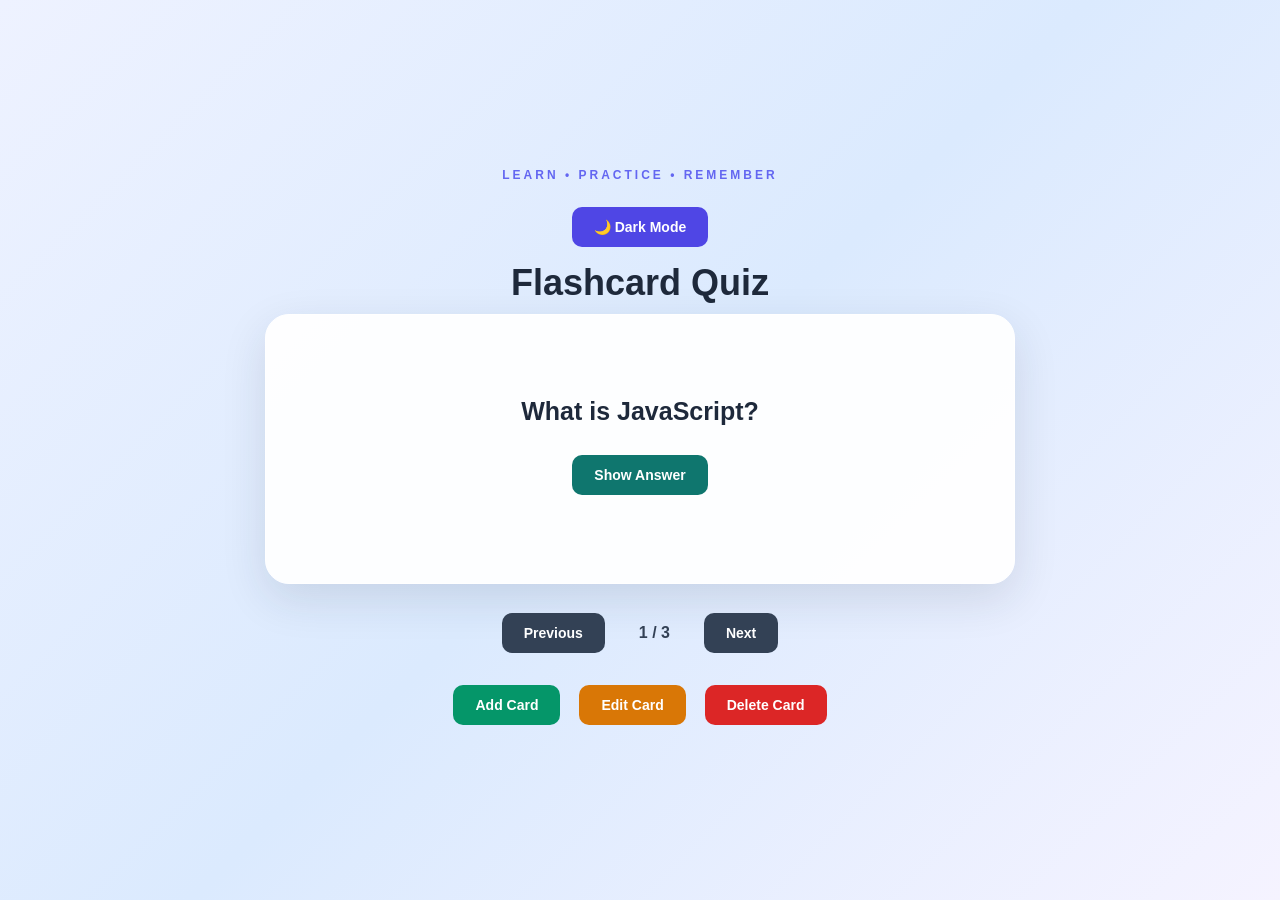
<file: index.html>
<!DOCTYPE html>
<html lang="en">

<head>
    <meta charset="UTF-8">
    <meta name="viewport" content="width=device-width, initial-scale=1.0">

    <title>Flashcard Quiz App</title>

    <link rel="stylesheet" href="style.css">
</head>

<body>

    <div class="container">

        <div class="theme-button">
            <button id="darkModeToggle">🌙 Dark Mode</button>
        </div>

        <h1>Flashcard Quiz</h1>

        <div class="flashcard">

            <h2 id="question"></h2>

            <p id="answer" class="hidden"></p>

            <button id="showAnswer">Show Answer</button>

        </div>


        <div class="navigation">

            <button id="previous">Previous</button>

            <span id="counter">1 / 3</span>

            <button id="next">Next</button>

        </div>


        <div class="actions">

            <button id="addCard">Add Card</button>

            <button id="editCard">Edit Card</button>

            <button id="deleteCard">Delete Card</button>

        </div>


        <div id="cardForm" class="card-form hidden">

            <h2 id="formTitle">Add New Flashcard</h2>

            <input
                type="text"
                id="newQuestion"
                placeholder="Enter question"
            >

            <textarea
                id="newAnswer"
                placeholder="Enter answer"
            ></textarea>


            <div>

                <button id="saveCard">Save Card</button>

                <button id="cancelCard">Cancel</button>

            </div>

        </div>

    </div>


    <script src="script.js"></script>

</body>

</html>
</file>
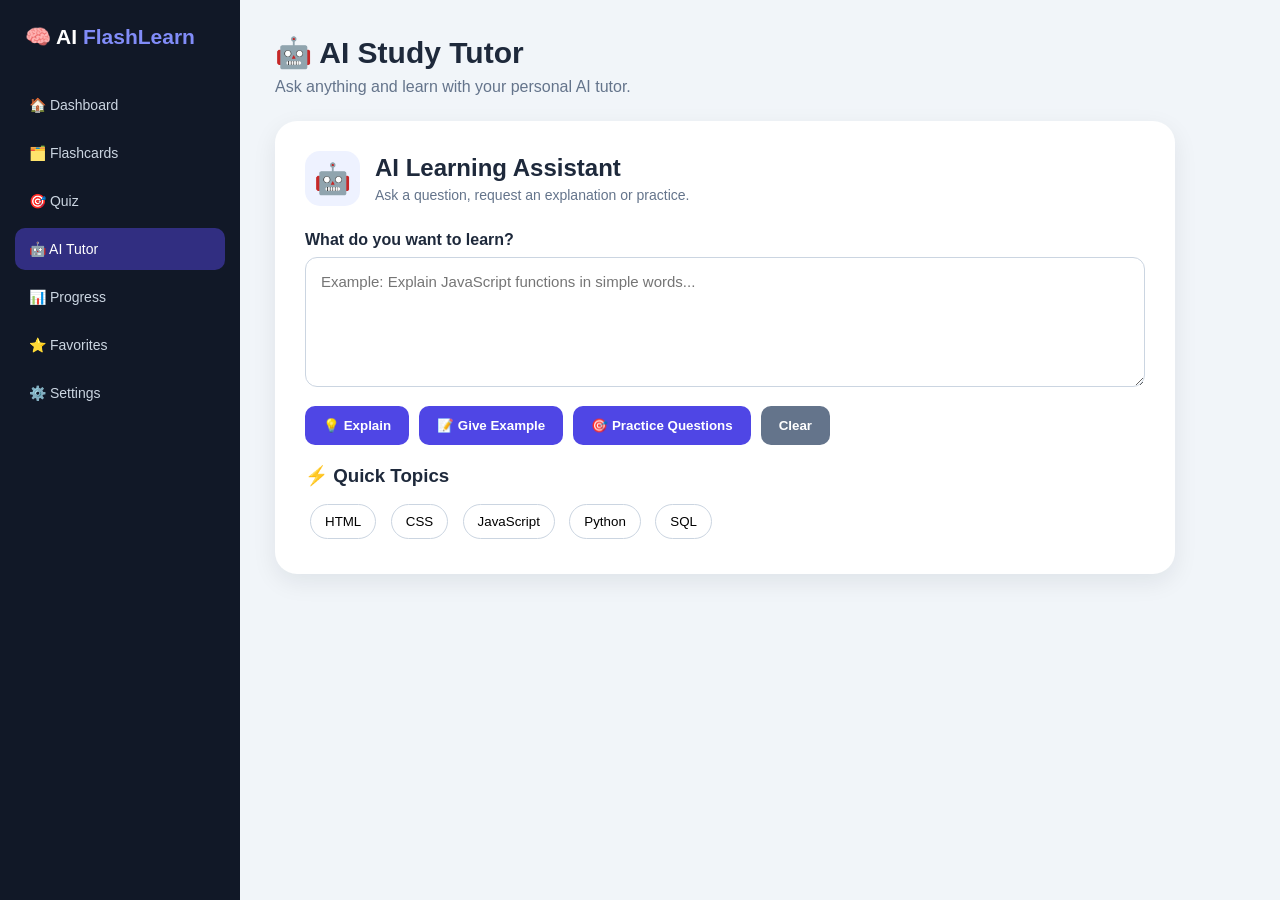
<file: ai.html>
<!DOCTYPE html>
<html lang="en">
<head>
<meta charset="UTF-8">
<meta name="viewport" content="width=device-width, initial-scale=1.0">
<title>AI FlashLearn - AI Tutor</title>

<style>
* {
    box-sizing: border-box;
    margin: 0;
    padding: 0;
}

body {
    font-family: Arial, sans-serif;
    background: #f1f5f9;
    color: #1e293b;
    min-height: 100vh;
}

.sidebar {
    position: fixed;
    left: 0;
    top: 0;
    width: 240px;
    height: 100vh;
    background: #111827;
    color: white;
    padding: 25px 15px;
}

.brand {
    font-size: 21px;
    font-weight: bold;
    margin-bottom: 35px;
    padding-left: 10px;
}

.brand span {
    color: #818cf8;
}

.menu button {
    width: 100%;
    border: none;
    background: transparent;
    color: #cbd5e1;
    text-align: left;
    padding: 13px 14px;
    border-radius: 10px;
    margin-bottom: 6px;
    cursor: pointer;
    font-size: 14px;
}

.menu button:hover,
.menu button.active {
    background: #312e81;
    color: white;
}

.main {
    margin-left: 240px;
    padding: 35px;
}

.topbar {
    margin-bottom: 25px;
}

.topbar h1 {
    font-size: 30px;
    margin-bottom: 8px;
}

.topbar p {
    color: #64748b;
}

.ai-container {
    max-width: 900px;
}

.ai-card {
    background: white;
    border-radius: 22px;
    padding: 30px;
    box-shadow: 0 8px 25px rgba(15, 23, 42, 0.08);
}

.ai-header {
    display: flex;
    align-items: center;
    gap: 15px;
    margin-bottom: 25px;
}

.ai-icon {
    width: 55px;
    height: 55px;
    border-radius: 15px;
    background: #eef2ff;
    display: flex;
    align-items: center;
    justify-content: center;
    font-size: 30px;
}

.ai-header h2 {
    margin-bottom: 5px;
}

.ai-header p {
    color: #64748b;
    font-size: 14px;
}

label {
    display: block;
    font-weight: bold;
    margin-bottom: 8px;
}

textarea {
    width: 100%;
    min-height: 130px;
    padding: 15px;
    border: 1px solid #cbd5e1;
    border-radius: 12px;
    font-size: 15px;
    resize: vertical;
    outline: none;
    font-family: Arial, sans-serif;
}

textarea:focus {
    border-color: #6366f1;
    box-shadow: 0 0 0 3px rgba(99,102,241,0.12);
}

.buttons {
    display: flex;
    flex-wrap: wrap;
    gap: 10px;
    margin-top: 15px;
}

.action-btn {
    border: none;
    padding: 12px 18px;
    border-radius: 10px;
    background: #4f46e5;
    color: white;
    cursor: pointer;
    font-weight: bold;
}

.action-btn:hover {
    background: #3730a3;
}

.clear-btn {
    background: #64748b;
}

.clear-btn:hover {
    background: #475569;
}

.response {
    margin-top: 25px;
    padding: 22px;
    background: #f8fafc;
    border: 1px solid #e2e8f0;
    border-radius: 15px;
    line-height: 1.7;
    display: none;
}

.response h3 {
    margin-bottom: 10px;
    color: #4f46e5;
}

.response p {
    color: #475569;
    white-space: pre-wrap;
}

.quick-topics {
    margin-top: 20px;
}

.quick-topics h3 {
    margin-bottom: 12px;
}

.topic-btn {
    border: 1px solid #cbd5e1;
    background: white;
    padding: 9px 14px;
    border-radius: 20px;
    margin: 5px;
    cursor: pointer;
}

.topic-btn:hover {
    border-color: #6366f1;
    background: #eef2ff;
}

@media(max-width:650px) {

    .sidebar {
        display: none;
    }

    .main {
        margin-left: 0;
        padding: 20px;
    }

    .topbar h1 {
        font-size: 25px;
    }

    .ai-card {
        padding: 20px;
    }

    .buttons {
        flex-direction: column;
    }

    .action-btn {
        width: 100%;
    }
}
</style>
</head>

<body>

<div class="sidebar">

    <div class="brand">
        🧠 AI <span>FlashLearn</span>
    </div>

    <div class="menu">

        <button onclick="goDashboard()">
            🏠 Dashboard
        </button>

        <button onclick="goFlashcards()">
            🗂️ Flashcards
        </button>

        <button onclick="goQuiz()">
            🎯 Quiz
        </button>

        <button class="active">
            🤖 AI Tutor
        </button>

        <button onclick="goProgress()">
            📊 Progress
        </button>

        <button onclick="goFavorites()">
            ⭐ Favorites
        </button>

        <button onclick="goSettings()">
            ⚙️ Settings
        </button>

    </div>

</div>


<div class="main">

    <div class="topbar">

        <h1>🤖 AI Study Tutor</h1>

        <p>
            Ask anything and learn with your personal AI tutor.
        </p>

    </div>


    <div class="ai-container">

        <div class="ai-card">

            <div class="ai-header">

                <div class="ai-icon">
                    🤖
                </div>

                <div>
                    <h2>AI Learning Assistant</h2>

                    <p>
                        Ask a question, request an explanation or practice.
                    </p>
                </div>

            </div>


            <label>
                What do you want to learn?
            </label>

            <textarea
                id="topicInput"
                placeholder="Example: Explain JavaScript functions in simple words..."></textarea>


            <div class="buttons">

                <button
                    class="action-btn"
                    onclick="askAI('explain')">
                    💡 Explain
                </button>

                <button
                    class="action-btn"
                    onclick="askAI('example')">
                    📝 Give Example
                </button>

                <button
                    class="action-btn"
                    onclick="askAI('questions')">
                    🎯 Practice Questions
                </button>

                <button
                    class="action-btn clear-btn"
                    onclick="clearResponse()">
                    Clear
                </button>

            </div>


            <div id="responseBox" class="response">

                <h3 id="responseTitle">
                    🤖 AI Response
                </h3>

                <p id="responseText"></p>

            </div>


            <div class="quick-topics">

                <h3>⚡ Quick Topics</h3>

                <button class="topic-btn"
                    onclick="setTopic('HTML')">
                    HTML
                </button>

                <button class="topic-btn"
                    onclick="setTopic('CSS')">
                    CSS
                </button>

                <button class="topic-btn"
                    onclick="setTopic('JavaScript')">
                    JavaScript
                </button>

                <button class="topic-btn"
                    onclick="setTopic('Python')">
                    Python
                </button>

                <button class="topic-btn"
                    onclick="setTopic('SQL')">
                    SQL
                </button>

            </div>

        </div>

    </div>

</div>


<script>

async function askAI(type) {

    const input = document.getElementById("topicInput");
    const responseBox = document.getElementById("responseBox");
    const responseTitle = document.getElementById("responseTitle");
    const responseText = document.getElementById("responseText");

    const topic = input.value.trim();

    if (topic === "") {
        alert("Please enter a question first.");
        return;
    }

    responseBox.style.display = "block";
    responseTitle.textContent = "🤖 AI is thinking...";
    responseText.textContent = "Please wait...";

    let question = topic;

    if (type === "explain") {

        question =
            "Explain this topic to a beginner in simple English. " +
            "Use short points and a simple example. Topic: " + topic;

    }

    if (type === "example") {

        question =
            "Give a simple real-world and coding example for this topic. " +
            "Explain the example in beginner-friendly language. Topic: " + topic;

    }

    if (type === "questions") {

        question =
            "Create 5 beginner-friendly practice questions about this topic. " +
            "Include answers after the questions. Topic: " + topic;

    }

    try {

        const response = await fetch("http://127.0.0.1:5000/ask", {

            method: "POST",

            headers: {
                "Content-Type": "application/json"
            },

            body: JSON.stringify({
                question: question
            })

        });

        const data = await response.json();

        if (!response.ok) {
            throw new Error(data.error || "Something went wrong.");
        }

        responseTitle.textContent = "🤖 AI Response";

        responseText.textContent = data.answer;

    } catch (error) {

        responseTitle.textContent = "❌ Error";

        responseText.textContent =
            "AI se connect nahi ho pa raha.\n\n" +
            "Check karo ki Flask backend running hai.\n\n" +
            "Error: " + error.message;

    }

}


function setTopic(topic) {

    document.getElementById("topicInput").value =
        "Explain " + topic + " in simple words.";

}


function clearResponse() {

    document.getElementById("topicInput").value = "";

    document.getElementById("responseBox").style.display = "none";

}


function goDashboard() {
    window.location.href = "dashboard.html";
}


function goFlashcards() {
    window.location.href = "index.html";
}


function goQuiz() {
    window.location.href = "quiz.html";
}


function goProgress() {
    alert("📊 Progress Analytics is coming next!");
}


function goFavorites() {
    alert("⭐ Favorites is coming next!");
}


function goSettings() {
    alert("⚙️ Settings is coming next!");
}

</script>

</body>
</html>
</file>
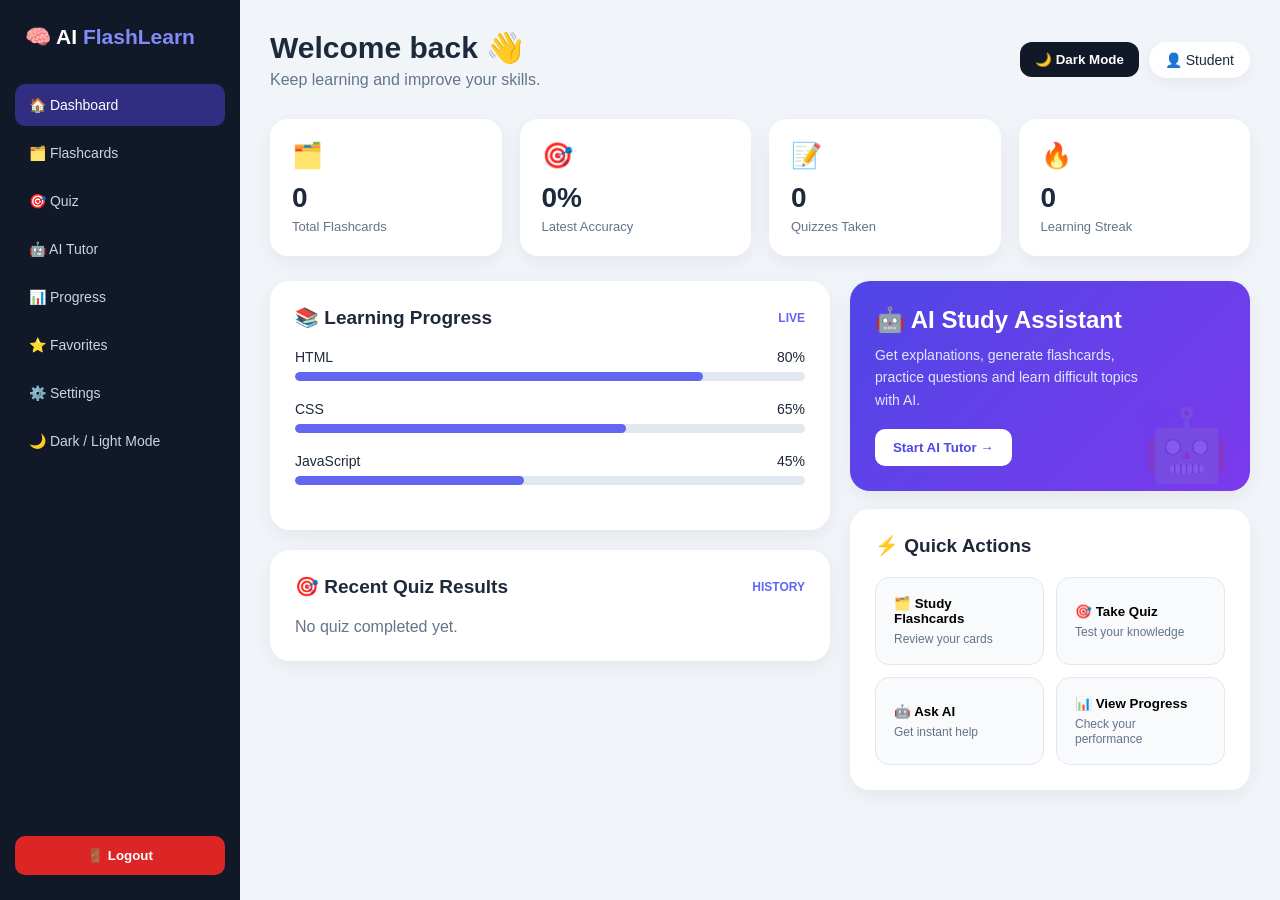
<file: dashboard.html>
<!DOCTYPE html>
<html lang="en">

<head>

<meta charset="UTF-8">

<meta name="viewport" content="width=device-width, initial-scale=1.0">

<title>AI FlashLearn - Dashboard</title>

<style>

* {
    box-sizing: border-box;
    margin: 0;
    padding: 0;
}

body {
    font-family: Arial, sans-serif;
    background: #f1f5f9;
    color: #1e293b;
    min-height: 100vh;
    transition: 0.3s;
}


/* SIDEBAR */

.sidebar {
    position: fixed;
    left: 0;
    top: 0;
    width: 240px;
    height: 100vh;
    background: #111827;
    color: white;
    padding: 25px 15px;
    z-index: 10;
}

.brand {
    font-size: 21px;
    font-weight: bold;
    margin-bottom: 35px;
    padding-left: 10px;
}

.brand span {
    color: #818cf8;
}

.menu button {
    width: 100%;
    border: none;
    background: transparent;
    color: #cbd5e1;
    text-align: left;
    padding: 13px 14px;
    border-radius: 10px;
    margin-bottom: 6px;
    cursor: pointer;
    font-size: 14px;
    transition: 0.2s;
}

.menu button:hover,
.menu button.active {
    background: #312e81;
    color: white;
}

.logout {
    position: absolute;
    bottom: 25px;
    left: 15px;
    width: calc(100% - 30px);
}

.logout button {
    width: 100%;
    padding: 12px;
    border: none;
    border-radius: 10px;
    background: #dc2626;
    color: white;
    cursor: pointer;
    font-weight: bold;
}


/* MAIN */

.main {
    margin-left: 240px;
    padding: 30px;
}

.topbar {
    display: flex;
    justify-content: space-between;
    align-items: center;
    margin-bottom: 30px;
}

.welcome h1 {
    font-size: 30px;
    margin-bottom: 6px;
}

.welcome p {
    color: #64748b;
}

.top-actions {
    display: flex;
    align-items: center;
    gap: 10px;
}

.profile {
    background: white;
    padding: 10px 16px;
    border-radius: 30px;
    box-shadow: 0 5px 15px rgba(0,0,0,0.05);
    font-size: 14px;
}


/* DARK MODE BUTTON */

.top-theme-button {
    border: none;
    padding: 10px 15px;
    border-radius: 12px;
    background: #111827;
    color: white;
    cursor: pointer;
    font-weight: bold;
    transition: 0.2s;
}

.top-theme-button:hover {
    background: #312e81;
    transform: translateY(-2px);
}


/* STATS */

.stats {
    display: grid;
    grid-template-columns: repeat(4,1fr);
    gap: 18px;
    margin-bottom: 25px;
}

.stat-card {
    background: white;
    padding: 22px;
    border-radius: 18px;
    box-shadow: 0 6px 20px rgba(15,23,42,0.06);
    transition: 0.25s;
}

.stat-card:hover {
    transform: translateY(-4px);
}

.stat-icon {
    font-size: 25px;
    margin-bottom: 12px;
}

.stat-card h2 {
    font-size: 28px;
    margin-bottom: 5px;
}

.stat-card p {
    color: #64748b;
    font-size: 13px;
}


/* CONTENT */

.content-grid {
    display: grid;
    grid-template-columns: 1.4fr 1fr;
    gap: 20px;
}

.card {
    background: white;
    border-radius: 20px;
    padding: 25px;
    box-shadow: 0 6px 20px rgba(15,23,42,0.06);
}

.card-header {
    display: flex;
    justify-content: space-between;
    align-items: center;
    margin-bottom: 20px;
}

.card-header h2 {
    font-size: 19px;
}

.card-header span {
    font-size: 12px;
    color: #6366f1;
    font-weight: bold;
}


/* PROGRESS */

.progress-item {
    margin-bottom: 20px;
}

.progress-top {
    display: flex;
    justify-content: space-between;
    margin-bottom: 7px;
    font-size: 14px;
}

.progress-bar {
    height: 9px;
    background: #e2e8f0;
    border-radius: 10px;
    overflow: hidden;
}

.progress-fill {
    height: 100%;
    border-radius: 10px;
    background: #6366f1;
}


/* AI */

.ai-card {
    background: linear-gradient(135deg,#4f46e5,#7c3aed);
    color: white;
    position: relative;
    overflow: hidden;
}

.ai-card::after {
    content: "🤖";
    position: absolute;
    right: 20px;
    bottom: 5px;
    font-size: 70px;
    opacity: 0.15;
}

.ai-card h2 {
    margin-bottom: 10px;
}

.ai-card p {
    color: #e0e7ff;
    font-size: 14px;
    line-height: 1.6;
    max-width: 80%;
}

.ai-button {
    margin-top: 18px;
    padding: 11px 18px;
    border: none;
    border-radius: 10px;
    background: white;
    color: #4f46e5;
    font-weight: bold;
    cursor: pointer;
}


/* QUICK ACTIONS */

.quick-actions {
    display: grid;
    grid-template-columns: repeat(2,1fr);
    gap: 12px;
}

.quick-btn {
    padding: 18px;
    border: 1px solid #e2e8f0;
    border-radius: 14px;
    background: #f8fafc;
    cursor: pointer;
    text-align: left;
    transition: 0.2s;
}

.quick-btn:hover {
    background: #eef2ff;
    border-color: #818cf8;
    transform: translateY(-2px);
}

.quick-btn strong {
    display: block;
    margin-bottom: 5px;
}

.quick-btn span {
    font-size: 12px;
    color: #64748b;
}


/* QUIZ HISTORY */

.quiz-history {
    margin-top: 20px;
}

.quiz-row {
    display: flex;
    justify-content: space-between;
    align-items: center;
    padding: 13px 0;
    border-bottom: 1px solid #e2e8f0;
    font-size: 14px;
}

.quiz-row:last-child {
    border-bottom: none;
}

.score-good {
    color: #16a34a;
    font-weight: bold;
}

.score-low {
    color: #dc2626;
    font-weight: bold;
}


/* DARK MODE */

body.dark-mode {
    background: #0f172a;
    color: #e2e8f0;
}

body.dark-mode .sidebar {
    background: #020617;
}

body.dark-mode .welcome p {
    color: #94a3b8;
}

body.dark-mode .profile {
    background: #1e293b;
    color: #e2e8f0;
}

body.dark-mode .stat-card,
body.dark-mode .card {
    background: #1e293b;
    color: #e2e8f0;
}

body.dark-mode .stat-card p {
    color: #94a3b8;
}

body.dark-mode .progress-bar {
    background: #334155;
}

body.dark-mode .quick-btn {
    background: #0f172a;
    border-color: #334155;
    color: #e2e8f0;
}

body.dark-mode .quick-btn:hover {
    background: #312e81;
}

body.dark-mode .quick-btn span {
    color: #94a3b8;
}

body.dark-mode .quiz-row {
    border-color: #334155;
}

body.dark-mode .top-theme-button {
    background: #e2e8f0;
    color: #0f172a;
}

body.dark-mode .top-theme-button:hover {
    background: #cbd5e1;
}

body.dark-mode .mobile-nav {
    background: #020617;
    border-color: #334155;
}

body.dark-mode .mobile-nav button {
    color: #cbd5e1;
}


/* MOBILE */

.mobile-nav {
    display: none;
}

@media (max-width:900px) {

    .stats {
        grid-template-columns: repeat(2,1fr);
    }

    .content-grid {
        grid-template-columns: 1fr;
    }

}

@media (max-width:650px) {

    .sidebar {
        display: none;
    }

    .main {
        margin-left: 0;
        padding: 18px;
        padding-bottom: 85px;
    }

    .topbar {
        align-items: flex-start;
    }

    .top-actions {
        flex-direction: column;
        align-items: flex-end;
        gap: 6px;
    }

    .top-theme-button {
        padding: 8px 10px;
        font-size: 11px;
    }

    .welcome h1 {
        font-size: 24px;
    }

    .profile {
        font-size: 11px;
    }

    .stats {
        grid-template-columns: 1fr 1fr;
        gap: 10px;
    }

    .stat-card {
        padding: 17px;
    }

    .stat-card h2 {
        font-size: 23px;
    }

    .quick-actions {
        grid-template-columns: 1fr 1fr;
    }

    .mobile-nav {
        position: fixed;
        display: flex;
        bottom: 0;
        left: 0;
        width: 100%;
        background: white;
        border-top: 1px solid #e2e8f0;
        justify-content: space-around;
        padding: 10px 5px;
        z-index: 20;
    }

    .mobile-nav button {
        border: none;
        background: transparent;
        font-size: 12px;
        color: #64748b;
        cursor: pointer;
    }

}

</style>

</head>


<body>


<!-- SIDEBAR -->

<div class="sidebar">

    <div class="brand">
        🧠 AI <span>FlashLearn</span>
    </div>

    <div class="menu">

        <button class="active" onclick="goDashboard()">
            🏠 Dashboard
        </button>

        <button onclick="goFlashcards()">
            🗂️ Flashcards
        </button>

        <button onclick="goQuiz()">
            🎯 Quiz
        </button>

        <button onclick="goAI()">
            🤖 AI Tutor
        </button>

        <button onclick="goProgress()">
            📊 Progress
        </button>

        <button onclick="goFavorites()">
            ⭐ Favorites
        </button>

        <button onclick="goSettings()">
            ⚙️ Settings
        </button>

        <button onclick="toggleDarkMode()">
            🌙 Dark / Light Mode
        </button>

    </div>

    <div class="logout">

        <button onclick="logout()">
            🚪 Logout
        </button>

    </div>

</div>


<!-- MAIN -->

<div class="main">


    <div class="topbar">

        <div class="welcome">

            <h1>
                Welcome back 👋
            </h1>

            <p>
                Keep learning and improve your skills.
            </p>

        </div>


        <div class="top-actions">

            <button
                class="top-theme-button"
                onclick="toggleDarkMode()"
                id="topThemeButton">

                🌙 Dark Mode

            </button>

            <div
                class="profile"
                id="profileEmail">

                👤 Student

            </div>

        </div>

    </div>


    <!-- STATS -->

    <div class="stats">


        <div class="stat-card">

            <div class="stat-icon">
                🗂️
            </div>

            <h2 id="totalCards">
                0
            </h2>

            <p>
                Total Flashcards
            </p>

        </div>


        <div class="stat-card">

            <div class="stat-icon">
                🎯
            </div>

            <h2 id="accuracyValue">
                0%
            </h2>

            <p>
                Latest Accuracy
            </p>

        </div>


        <div class="stat-card">

            <div class="stat-icon">
                📝
            </div>

            <h2 id="quizCount">
                0
            </h2>

            <p>
                Quizzes Taken
            </p>

        </div>


        <div class="stat-card">

            <div class="stat-icon">
                🔥
            </div>

            <h2 id="streakValue">
                0
            </h2>

            <p>
                Learning Streak
            </p>

        </div>

    </div>


    <!-- CONTENT -->

    <div class="content-grid">


        <div>


            <!-- PROGRESS -->

            <div class="card">

                <div class="card-header">

                    <h2>
                        📚 Learning Progress
                    </h2>

                    <span>
                        LIVE
                    </span>

                </div>


                <div class="progress-item">

                    <div class="progress-top">

                        <span>HTML</span>

                        <span>80%</span>

                    </div>

                    <div class="progress-bar">

                        <div
                            class="progress-fill"
                            style="width:80%">
                        </div>

                    </div>

                </div>


                <div class="progress-item">

                    <div class="progress-top">

                        <span>CSS</span>

                        <span>65%</span>

                    </div>

                    <div class="progress-bar">

                        <div
                            class="progress-fill"
                            style="width:65%">
                        </div>

                    </div>

                </div>


                <div class="progress-item">

                    <div class="progress-top">

                        <span>JavaScript</span>

                        <span>45%</span>

                    </div>

                    <div class="progress-bar">

                        <div
                            class="progress-fill"
                            style="width:45%">
                        </div>

                    </div>

                </div>

            </div>


            <!-- QUIZ HISTORY -->

            <div class="card quiz-history">

                <div class="card-header">

                    <h2>
                        🎯 Recent Quiz Results
                    </h2>

                    <span>
                        HISTORY
                    </span>

                </div>

                <div id="historyContainer">

                    <p style="color:#64748b;">
                        No quiz completed yet.
                    </p>

                </div>

            </div>

        </div>


        <!-- RIGHT SIDE -->

        <div>


            <!-- AI -->

            <div class="card ai-card">

                <h2>
                    🤖 AI Study Assistant
                </h2>

                <p>
                    Get explanations, generate flashcards,
                    practice questions and learn difficult
                    topics with AI.
                </p>

                <button
                    class="ai-button"
                    onclick="goAI()">

                    Start AI Tutor →

                </button>

            </div>


            <br>


            <!-- QUICK ACTIONS -->

            <div class="card">

                <div class="card-header">

                    <h2>
                        ⚡ Quick Actions
                    </h2>

                </div>


                <div class="quick-actions">


                    <button
                        class="quick-btn"
                        onclick="goFlashcards()">

                        <strong>
                            🗂️ Study Flashcards
                        </strong>

                        <span>
                            Review your cards
                        </span>

                    </button>


                    <button
                        class="quick-btn"
                        onclick="goQuiz()">

                        <strong>
                            🎯 Take Quiz
                        </strong>

                        <span>
                            Test your knowledge
                        </span>

                    </button>


                    <button
                        class="quick-btn"
                        onclick="goAI()">

                        <strong>
                            🤖 Ask AI
                        </strong>

                        <span>
                            Get instant help
                        </span>

                    </button>


                    <button
                        class="quick-btn"
                        onclick="goProgress()">

                        <strong>
                            📊 View Progress
                        </strong>

                        <span>
                            Check your performance
                        </span>

                    </button>


                </div>

            </div>

        </div>

    </div>

</div>


<!-- MOBILE NAV -->

<div class="mobile-nav">

    <button onclick="goDashboard()">
        🏠<br>Home
    </button>

    <button onclick="goFlashcards()">
        🗂️<br>Cards
    </button>

    <button onclick="goQuiz()">
        🎯<br>Quiz
    </button>

    <button onclick="goAI()">
        🤖<br>AI
    </button>

    <button onclick="goProfile()">
        👤<br>Profile
    </button>

</div>


<script>


/* USER */

const userEmail =
    localStorage.getItem("userEmail");

if (userEmail) {

    document.getElementById("profileEmail")
        .textContent = "👤 " + userEmail;

}


/* FLASHCARDS */

const savedCards =
    JSON.parse(
        localStorage.getItem("flashcards") || "[]"
    );

document.getElementById("totalCards")
    .textContent = savedCards.length;


/* QUIZ */

const quizHistory =
    JSON.parse(
        localStorage.getItem("quizHistory") || "[]"
    );

const lastAccuracy =
    localStorage.getItem("lastQuizAccuracy");

if (lastAccuracy !== null) {

    document.getElementById("accuracyValue")
        .textContent = lastAccuracy + "%";

}

document.getElementById("quizCount")
    .textContent = quizHistory.length;


/* STREAK */

if (quizHistory.length > 0) {

    document.getElementById("streakValue")
        .textContent = "🔥 1";

}


/* QUIZ HISTORY */

const historyContainer =
    document.getElementById("historyContainer");

if (quizHistory.length > 0) {

    historyContainer.innerHTML = "";

    const recent =
        quizHistory.slice(-5).reverse();

    recent.forEach(function(quiz) {

        const row =
            document.createElement("div");

        row.className = "quiz-row";

        const scoreClass =
            quiz.accuracy >= 70
            ? "score-good"
            : "score-low";

        row.innerHTML = `

            <span>
                📅 ${quiz.date}
            </span>

            <span>
                ${quiz.score}/${quiz.total}
            </span>

            <span class="${scoreClass}">
                ${quiz.accuracy}%
            </span>

        `;

        historyContainer.appendChild(row);

    });

}


/* NAVIGATION */

function goDashboard() {
    window.location.href = "dashboard.html";
}

function goFlashcards() {
    window.location.href = "index.html";
}

function goQuiz() {
    window.location.href = "quiz.html";
}

function goAI() {
    alert("🤖 AI Tutor is coming next!");
}

function goProgress() {
    alert("📊 Detailed Progress Analytics is coming next!");
}

function goFavorites() {
    alert("⭐ Favorites section is coming next!");
}

function goSettings() {
    alert("⚙️ Settings section is coming next!");
}

function goProfile() {
    alert("👤 Profile section is coming next!");
}


/* DARK / LIGHT MODE */

function toggleDarkMode() {

    document.body.classList.toggle("dark-mode");

    const isDark =
        document.body.classList.contains("dark-mode");

    const topButton =
        document.getElementById("topThemeButton");

    if (isDark) {

        localStorage.setItem(
            "dashboardTheme",
            "dark"
        );

        topButton.textContent =
            "☀️ Light Mode";

    } else {

        localStorage.setItem(
            "dashboardTheme",
            "light"
        );

        topButton.textContent =
            "🌙 Dark Mode";
    }

}


/* LOAD SAVED THEME */

if (
    localStorage.getItem("dashboardTheme")
    === "dark"
) {

    document.body.classList.add("dark-mode");

    document.getElementById("topThemeButton")
        .textContent =
        "☀️ Light Mode";

}


/* LOGOUT */

function logout() {

    const confirmLogout =
        confirm(
            "Are you sure you want to logout?"
        );

    if (confirmLogout) {

        localStorage.removeItem("loggedIn");

        localStorage.removeItem("userEmail");

        window.location.href = "login.html";

    }

}

</script>


</body>

</html>
</file>
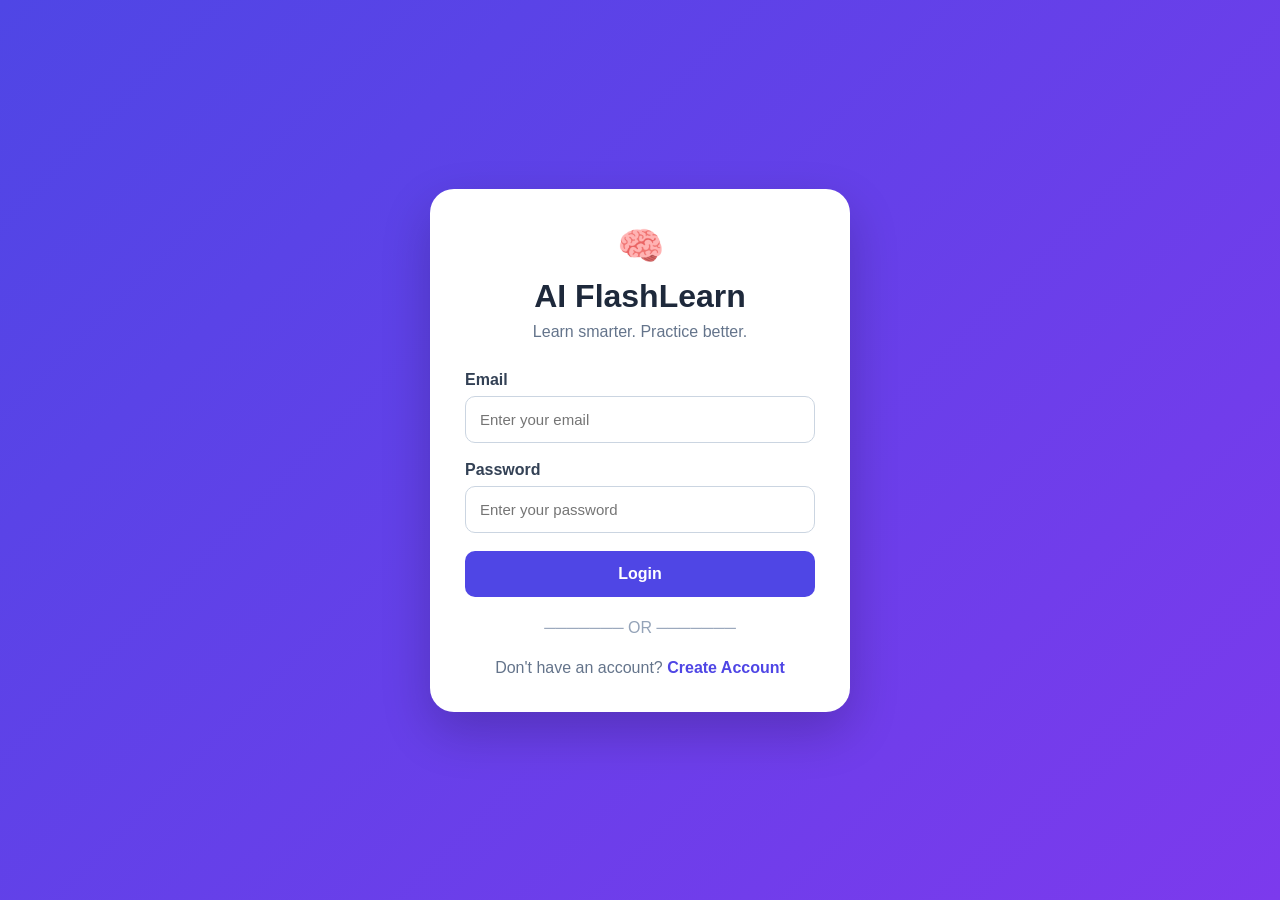
<file: login.html>
<!DOCTYPE html>
<html lang="en">

<head>
    <meta charset="UTF-8">
    <meta name="viewport" content="width=device-width, initial-scale=1.0">

    <title>AI FlashLearn - Login</title>

    <style>
        * {
            box-sizing: border-box;
            margin: 0;
            padding: 0;
        }

        body {
            font-family: Arial, sans-serif;
            min-height: 100vh;
            display: flex;
            justify-content: center;
            align-items: center;
            background: linear-gradient(135deg, #4f46e5, #7c3aed);
            padding: 20px;
        }

        .login-box {
            width: 100%;
            max-width: 420px;
            background: white;
            padding: 35px;
            border-radius: 24px;
            box-shadow: 0 20px 50px rgba(0, 0, 0, 0.2);
        }

        .logo {
            text-align: center;
            font-size: 38px;
            margin-bottom: 10px;
        }

        h1 {
            text-align: center;
            color: #1e293b;
            margin-bottom: 8px;
        }

        .subtitle {
            text-align: center;
            color: #64748b;
            margin-bottom: 30px;
        }

        label {
            display: block;
            margin-bottom: 7px;
            color: #334155;
            font-weight: 600;
        }

        input {
            width: 100%;
            padding: 14px;
            border: 1px solid #cbd5e1;
            border-radius: 10px;
            margin-bottom: 18px;
            font-size: 15px;
            outline: none;
        }

        input:focus {
            border-color: #6366f1;
            box-shadow: 0 0 0 3px rgba(99, 102, 241, 0.12);
        }

        .login-btn {
            width: 100%;
            padding: 14px;
            border: none;
            border-radius: 10px;
            background: #4f46e5;
            color: white;
            font-size: 16px;
            font-weight: bold;
            cursor: pointer;
        }

        .login-btn:hover {
            background: #3730a3;
        }

        .divider {
            text-align: center;
            margin: 22px 0;
            color: #94a3b8;
        }

        .signup {
            text-align: center;
            color: #64748b;
        }

        .signup a {
            color: #4f46e5;
            font-weight: bold;
            text-decoration: none;
        }

        @media (max-width: 500px) {
            .login-box {
                padding: 25px 20px;
            }
        }
    </style>
</head>

<body>

    <div class="login-box">

        <div class="logo">🧠</div>

        <h1>AI FlashLearn</h1>

        <p class="subtitle">
            Learn smarter. Practice better.
        </p>

        <form id="loginForm">

            <label>Email</label>
            <input
                type="email"
                id="email"
                placeholder="Enter your email"
                required
            >

            <label>Password</label>
            <input
                type="password"
                id="password"
                placeholder="Enter your password"
                required
            >

            <button class="login-btn" type="submit">
                Login
            </button>

        </form>

        <div class="divider">
            ─────── OR ───────
        </div>

        <div class="signup">
            Don't have an account?
            <a href="#">Create Account</a>
        </div>

    </div>

    <script>

        document.getElementById("loginForm").addEventListener("submit", function(event) {

            event.preventDefault();

            const email = document.getElementById("email").value;

            localStorage.setItem("loggedIn", "true");
            localStorage.setItem("userEmail", email);

            window.location.href = "dashboard.html";

        });

    </script>

</body>

</html>
</file>
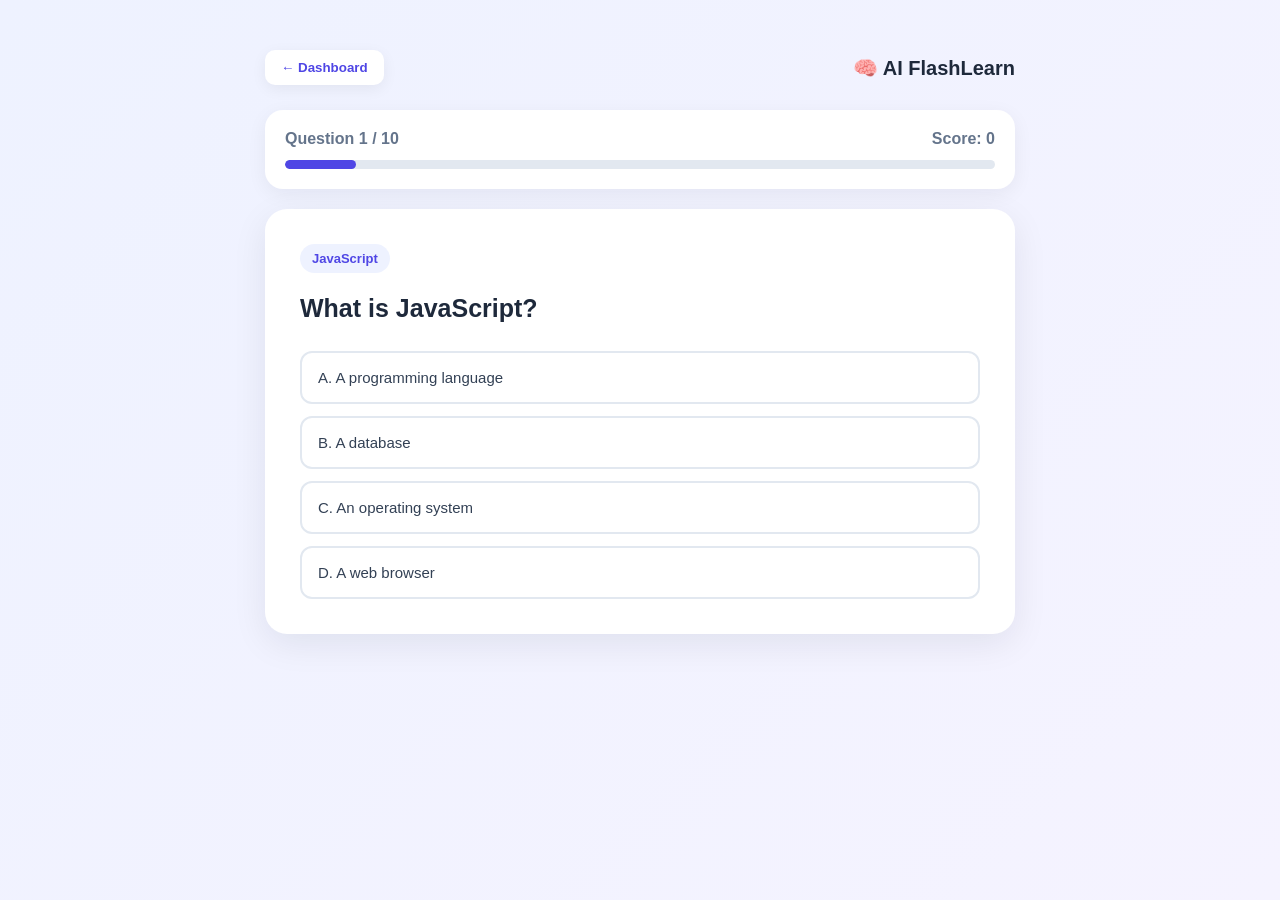
<file: quiz.html>
<!DOCTYPE html>
<html lang="en">

<head>

    <meta charset="UTF-8">

    <meta name="viewport" content="width=device-width, initial-scale=1.0">

    <title>AI FlashLearn - Quiz</title>

    <style>

        * {
            box-sizing: border-box;
            margin: 0;
            padding: 0;
        }

        body {
            font-family: Arial, sans-serif;
            background: linear-gradient(135deg, #eef2ff, #f5f3ff);
            min-height: 100vh;
            color: #1e293b;
            padding: 20px;
        }

        .quiz-container {
            width: 100%;
            max-width: 750px;
            margin: 30px auto;
        }

        .topbar {
            display: flex;
            justify-content: space-between;
            align-items: center;
            margin-bottom: 25px;
            gap: 15px;
        }

        .back-btn {
            border: none;
            background: white;
            color: #4f46e5;
            padding: 10px 16px;
            border-radius: 10px;
            cursor: pointer;
            font-weight: bold;
            box-shadow: 0 4px 15px rgba(0,0,0,0.06);
        }

        .back-btn:hover {
            background: #eef2ff;
        }

        .logo {
            font-size: 20px;
            font-weight: bold;
        }

        .quiz-header {
            background: white;
            padding: 20px;
            border-radius: 18px;
            box-shadow: 0 5px 20px rgba(15, 23, 42, 0.06);
            margin-bottom: 20px;
        }

        .question-info {
            display: flex;
            justify-content: space-between;
            margin-bottom: 12px;
            color: #64748b;
            font-weight: bold;
        }

        .progress-bar {
            width: 100%;
            height: 9px;
            background: #e2e8f0;
            border-radius: 10px;
            overflow: hidden;
        }

        .progress {
            height: 100%;
            width: 0%;
            background: #4f46e5;
            border-radius: 10px;
            transition: width 0.3s;
        }

        .quiz-card {
            background: white;
            padding: 35px;
            border-radius: 22px;
            box-shadow: 0 10px 35px rgba(15, 23, 42, 0.08);
        }

        .category {
            display: inline-block;
            background: #eef2ff;
            color: #4f46e5;
            padding: 7px 12px;
            border-radius: 20px;
            font-size: 13px;
            font-weight: bold;
            margin-bottom: 18px;
        }

        #question {
            font-size: 25px;
            line-height: 1.4;
            margin-bottom: 25px;
        }

        .options {
            display: grid;
            gap: 12px;
        }

        .option {
            width: 100%;
            padding: 16px;
            border: 2px solid #e2e8f0;
            background: white;
            border-radius: 12px;
            text-align: left;
            cursor: pointer;
            font-size: 15px;
            color: #334155;
            transition: 0.2s;
        }

        .option:hover {
            border-color: #6366f1;
            background: #f8f7ff;
        }

        .option.correct {
            background: #dcfce7;
            border-color: #16a34a;
            color: #166534;
        }

        .option.wrong {
            background: #fee2e2;
            border-color: #dc2626;
            color: #991b1b;
        }

        .option:disabled {
            cursor: default;
        }

        .result-message {
            margin-top: 18px;
            padding: 12px;
            border-radius: 10px;
            display: none;
            font-weight: bold;
        }

        .next-btn {
            width: 100%;
            margin-top: 20px;
            padding: 14px;
            border: none;
            border-radius: 12px;
            background: #4f46e5;
            color: white;
            font-size: 16px;
            font-weight: bold;
            cursor: pointer;
            display: none;
        }

        .next-btn:hover {
            background: #3730a3;
        }

        /* Result Screen */

        .result-screen {
            display: none;
            background: white;
            padding: 45px 30px;
            border-radius: 22px;
            box-shadow: 0 10px 35px rgba(15, 23, 42, 0.08);
            text-align: center;
        }

        .result-icon {
            font-size: 60px;
            margin-bottom: 15px;
        }

        .result-screen h1 {
            margin-bottom: 10px;
        }

        .score {
            font-size: 45px;
            color: #4f46e5;
            font-weight: bold;
            margin: 20px 0;
        }

        .result-details {
            display: grid;
            grid-template-columns: repeat(3, 1fr);
            gap: 12px;
            margin: 25px 0;
        }

        .result-box {
            background: #f8fafc;
            padding: 18px 10px;
            border-radius: 12px;
        }

        .result-box strong {
            display: block;
            font-size: 22px;
            margin-bottom: 5px;
        }

        .result-box span {
            color: #64748b;
            font-size: 13px;
        }

        .restart-btn {
            border: none;
            background: #4f46e5;
            color: white;
            padding: 13px 25px;
            border-radius: 10px;
            cursor: pointer;
            font-weight: bold;
            margin: 5px;
        }

        .dashboard-btn {
            border: none;
            background: #334155;
            color: white;
            padding: 13px 25px;
            border-radius: 10px;
            cursor: pointer;
            font-weight: bold;
            margin: 5px;
        }

        @media (max-width: 600px) {

            body {
                padding: 12px;
            }

            .quiz-container {
                margin: 15px auto;
            }

            .quiz-card {
                padding: 22px 18px;
            }

            #question {
                font-size: 21px;
            }

            .option {
                padding: 14px;
            }

            .result-details {
                grid-template-columns: 1fr;
            }

            .topbar {
                margin-bottom: 15px;
            }

        }

    </style>

</head>


<body>


<div class="quiz-container">


    <!-- TOP BAR -->

    <div class="topbar">

        <button
            class="back-btn"
            onclick="goDashboard()">

            ← Dashboard

        </button>

        <div class="logo">
            🧠 AI FlashLearn
        </div>

    </div>


    <!-- QUIZ HEADER -->

    <div class="quiz-header">

        <div class="question-info">

            <span id="questionNumber">
                Question 1 / 10
            </span>

            <span id="scoreText">
                Score: 0
            </span>

        </div>


        <div class="progress-bar">

            <div
                class="progress"
                id="progress">
            </div>

        </div>

    </div>


    <!-- QUIZ CARD -->

    <div
        class="quiz-card"
        id="quizCard">


        <span
            class="category"
            id="category">

            JavaScript

        </span>


        <h2 id="question">
            Question
        </h2>


        <div
            class="options"
            id="options">
        </div>


        <div
            class="result-message"
            id="resultMessage">
        </div>


        <button
            class="next-btn"
            id="nextButton"
            onclick="nextQuestion()">

            Next Question →

        </button>


    </div>


    <!-- RESULT SCREEN -->

    <div
        class="result-screen"
        id="resultScreen">


        <div class="result-icon">
            🎉
        </div>


        <h1>
            Quiz Complete!
        </h1>


        <p>
            Great job! Here is your result.
        </p>


        <div
            class="score"
            id="finalScore">

            0 / 10

        </div>


        <div class="result-details">


            <div class="result-box">

                <strong
                    id="correctCount">
                    0
                </strong>

                <span>
                    Correct
                </span>

            </div>


            <div class="result-box">

                <strong
                    id="wrongCount">
                    0
                </strong>

                <span>
                    Wrong
                </span>

            </div>


            <div class="result-box">

                <strong
                    id="accuracy">
                    0%
                </strong>

                <span>
                    Accuracy
                </span>

            </div>


        </div>


        <button
            class="restart-btn"
            onclick="restartQuiz()">

            🔄 Try Again

        </button>


        <button
            class="dashboard-btn"
            onclick="goDashboard()">

            🏠 Dashboard

        </button>


    </div>


</div>



<script>


/* ================= QUESTION BANK ================= */


const questions = [

    {
        category: "JavaScript",
        question: "What is JavaScript?",
        options: [
            "A programming language",
            "A database",
            "An operating system",
            "A web browser"
        ],
        answer: 0
    },


    {
        category: "HTML",
        question: "What does HTML stand for?",
        options: [
            "Hyper Text Markup Language",
            "High Text Machine Language",
            "Hyper Transfer Markup Language",
            "Home Tool Markup Language"
        ],
        answer: 0
    },


    {
        category: "CSS",
        question: "What is CSS mainly used for?",
        options: [
            "Creating databases",
            "Styling web pages",
            "Writing server code",
            "Creating operating systems"
        ],
        answer: 1
    },


    {
        category: "JavaScript",
        question: "Which keyword is used to declare a variable in JavaScript?",
        options: [
            "var",
            "define",
            "variable",
            "declare"
        ],
        answer: 0
    },


    {
        category: "HTML",
        question: "Which tag is used to create a paragraph?",
        options: [
            "<h1>",
            "<p>",
            "<div>",
            "<text>"
        ],
        answer: 1
    },


    {
        category: "CSS",
        question: "Which CSS property changes text color?",
        options: [
            "font",
            "background",
            "color",
            "text-style"
        ],
        answer: 2
    },


    {
        category: "JavaScript",
        question: "Which symbol is used for a single-line comment?",
        options: [
            "<!-- -->",
            "//",
            "#",
            "/* */"
        ],
        answer: 1
    },


    {
        category: "HTML",
        question: "Which tag is used to create a hyperlink?",
        options: [
            "<link>",
            "<a>",
            "<href>",
            "<url>"
        ],
        answer: 1
    },


    {
        category: "CSS",
        question: "Which property is used to change background color?",
        options: [
            "background-color",
            "color",
            "bg-color",
            "background-style"
        ],
        answer: 0
    },


    {
        category: "JavaScript",
        question: "Which method converts JSON text into a JavaScript object?",
        options: [
            "JSON.parse()",
            "JSON.convert()",
            "JSON.object()",
            "JSON.toObject()"
        ],
        answer: 0
    }

];


let currentQuestion = 0;
let score = 0;
let correctAnswers = 0;
let wrongAnswers = 0;


/* ================= ELEMENTS ================= */


const questionElement =
    document.getElementById("question");

const optionsElement =
    document.getElementById("options");

const categoryElement =
    document.getElementById("category");

const questionNumberElement =
    document.getElementById("questionNumber");

const scoreTextElement =
    document.getElementById("scoreText");

const progressElement =
    document.getElementById("progress");

const resultMessageElement =
    document.getElementById("resultMessage");

const nextButton =
    document.getElementById("nextButton");

const quizCard =
    document.getElementById("quizCard");

const resultScreen =
    document.getElementById("resultScreen");


/* ================= LOAD QUESTION ================= */


function loadQuestion() {


    const current = questions[currentQuestion];


    questionElement.textContent =
        current.question;


    categoryElement.textContent =
        current.category;


    questionNumberElement.textContent =
        `Question ${currentQuestion + 1} / ${questions.length}`;


    scoreTextElement.textContent =
        `Score: ${score}`;


    const progressPercent =
        ((currentQuestion + 1) / questions.length) * 100;


    progressElement.style.width =
        progressPercent + "%";


    optionsElement.innerHTML = "";


    resultMessageElement.style.display =
        "none";


    nextButton.style.display =
        "none";


    current.options.forEach(function(option, index) {


        const button =
            document.createElement("button");


        button.className =
            "option";


        button.textContent =
            `${String.fromCharCode(65 + index)}. ${option}`;


        button.onclick =
            function() {

                selectAnswer(index, button);

            };


        optionsElement.appendChild(button);

    });

}


/* ================= ANSWER ================= */


function selectAnswer(selectedIndex, selectedButton) {


    const current =
        questions[currentQuestion];


    const allOptions =
        document.querySelectorAll(".option");


    allOptions.forEach(function(button) {

        button.disabled = true;

    });


    if (selectedIndex === current.answer) {


        selectedButton.classList.add("correct");

        correctAnswers++;

        score += 10;

        resultMessageElement.textContent =
            "✅ Correct! Great job.";

        resultMessageElement.style.background =
            "#dcfce7";

        resultMessageElement.style.color =
            "#166534";


    } else {


        selectedButton.classList.add("wrong");


        allOptions[current.answer]
            .classList.add("correct");


        wrongAnswers++;


        resultMessageElement.textContent =
            `❌ Wrong! Correct answer: ${current.options[current.answer]}`;

        resultMessageElement.style.background =
            "#fee2e2";

        resultMessageElement.style.color =
            "#991b1b";

    }


    resultMessageElement.style.display =
        "block";


    scoreTextElement.textContent =
        `Score: ${score}`;


    nextButton.style.display =
        "block";

}


/* ================= NEXT ================= */


function nextQuestion() {


    currentQuestion++;


    if (currentQuestion < questions.length) {


        loadQuestion();


    } else {


        showResult();

    }

}


/* ================= RESULT ================= */


function showResult() {


    quizCard.style.display =
        "none";


    resultScreen.style.display =
        "block";


    const total =
        questions.length;


    const accuracy =
        Math.round(
            (correctAnswers / total) * 100
        );


    document.getElementById("finalScore")
        .textContent =
        `${correctAnswers} / ${total}`;


    document.getElementById("correctCount")
        .textContent =
        correctAnswers;


    document.getElementById("wrongCount")
        .textContent =
        wrongAnswers;


    document.getElementById("accuracy")
        .textContent =
        accuracy + "%";

    // Save latest accuracy for Dashboard
    localStorage.setItem("lastQuizAccuracy", accuracy);

    // Save quiz result history for Dashboard
    const quizHistory = JSON.parse(
        localStorage.getItem("quizHistory") || "[]"
    );

    quizHistory.push({
        date: new Date().toLocaleDateString(),
        score: correctAnswers,
        total: total,
        accuracy: accuracy
    });

    localStorage.setItem(
        "quizHistory",
        JSON.stringify(quizHistory)
    );

}


/* ================= RESTART ================= */


function restartQuiz() {


    currentQuestion = 0;

    score = 0;

    correctAnswers = 0;

    wrongAnswers = 0;


    quizCard.style.display =
        "block";


    resultScreen.style.display =
        "none";


    loadQuestion();

}


/* ================= DASHBOARD ================= */


function goDashboard() {

    window.location.href =
        "dashboard.html";

}


/* ================= START ================= */


loadQuestion();


</script>


</body>

</html>
</file>
<file: style.css>
* {
    box-sizing: border-box;
    margin: 0;
    padding: 0;
}

body {
    font-family: 'Segoe UI', Arial, sans-serif;
    background: linear-gradient(135deg, #eef2ff, #dbeafe, #f5f3ff);
    min-height: 100vh;
    display: flex;
    justify-content: center;
    align-items: center;
    padding: 25px;
}

.container {
    width: 100%;
    max-width: 750px;
    text-align: center;
}

h1 {
    color: #1e293b;
    font-size: 36px;
    margin-bottom: 10px;
    font-weight: 800;
}

.container::before {
    content: "LEARN • PRACTICE • REMEMBER";
    display: block;
    color: #6366f1;
    font-size: 12px;
    font-weight: bold;
    letter-spacing: 3px;
    margin-bottom: 18px;
}

.flashcard {
    background: rgba(255, 255, 255, 0.95);
    padding: 50px 30px;
    border-radius: 24px;
    box-shadow: 0 15px 45px rgba(30, 41, 59, 0.12);
    min-height: 270px;
    display: flex;
    flex-direction: column;
    justify-content: center;
    border: 1px solid white;
    transition: transform 0.2s ease;
}

.flashcard:hover {
    transform: translateY(-3px);
}

.flashcard h2 {
    color: #1e293b;
    font-size: 25px;
    margin-bottom: 22px;
}

.flashcard p {
    color: #475569;
    font-size: 17px;
    line-height: 1.8;
    margin-bottom: 20px;
}

button {
    border: none;
    padding: 12px 22px;
    margin: 7px;
    border-radius: 10px;
    cursor: pointer;
    font-size: 14px;
    font-weight: 600;
    background: #4f46e5;
    color: white;
    transition: all 0.2s ease;
}

button:hover {
    background: #3730a3;
    transform: translateY(-2px);
    box-shadow: 0 5px 12px rgba(79, 70, 229, 0.2);
}

#showAnswer {
    align-self: center;
    background: #0f766e;
}

#showAnswer:hover {
    background: #115e59;
}

.navigation {
    margin-top: 22px;
    display: flex;
    align-items: center;
    justify-content: center;
    gap: 15px;
}

.navigation span {
    color: #334155;
    font-weight: 700;
    font-size: 16px;
    min-width: 55px;
}

.navigation button {
    background: #334155;
}

.navigation button:hover {
    background: #0f172a;
}

.actions {
    margin-top: 18px;
    display: flex;
    justify-content: center;
    flex-wrap: wrap;
    gap: 5px;
}

#addCard {
    background: #059669;
}

#addCard:hover {
    background: #047857;
}

#editCard {
    background: #d97706;
}

#editCard:hover {
    background: #b45309;
}

#deleteCard {
    background: #dc2626;
}

#deleteCard:hover {
    background: #b91c1c;
}

.hidden {
    display: none !important;
}

.card-form {
    background: white;
    margin-top: 25px;
    padding: 28px;
    border-radius: 20px;
    box-shadow: 0 10px 30px rgba(30, 41, 59, 0.1);
}

.card-form h2 {
    color: #1e293b;
    margin-bottom: 15px;
}

.card-form input,
.card-form textarea {
    width: 100%;
    padding: 14px;
    margin: 8px 0;
    border: 1px solid #cbd5e1;
    border-radius: 10px;
    font-size: 15px;
    font-family: inherit;
    outline: none;
}

.card-form input:focus,
.card-form textarea:focus {
    border-color: #6366f1;
    box-shadow: 0 0 0 3px rgba(99, 102, 241, 0.12);
}

.card-form textarea {
    height: 110px;
    resize: vertical;
}

@media (max-width: 600px) {
    body {
        padding: 15px;
    }

    h1 {
        font-size: 29px;
    }

    .flashcard {
        padding: 35px 20px;
        min-height: 230px;
    }

    .flashcard h2 {
        font-size: 21px;
    }

    .navigation {
        gap: 5px;
    }

    button {
        padding: 11px 14px;
        margin: 5px;
    }

    .card-form {
        padding: 20px;
    }
}
/* Dark Mode */

body.dark-mode {
    background: #0f172a;
}

body.dark-mode h1 {
    color: #f8fafc;
}

body.dark-mode .container::before {
    color: #a5b4fc;
}

body.dark-mode .flashcard {
    background: #1e293b;
    border-color: #334155;
    box-shadow: 0 15px 45px rgba(0, 0, 0, 0.35);
}

body.dark-mode .flashcard h2 {
    color: #f8fafc;
}

body.dark-mode .flashcard p {
    color: #cbd5e1;
}

body.dark-mode .navigation span {
    color: #f8fafc;
}

body.dark-mode .card-form {
    background: #1e293b;
}

body.dark-mode .card-form h2 {
    color: #f8fafc;
}

body.dark-mode .card-form input,
body.dark-mode .card-form textarea {
    background: #0f172a;
    color: white;
    border-color: #475569;
}

#darkModeToggle {
    margin-bottom: 15px;
}
</file>
